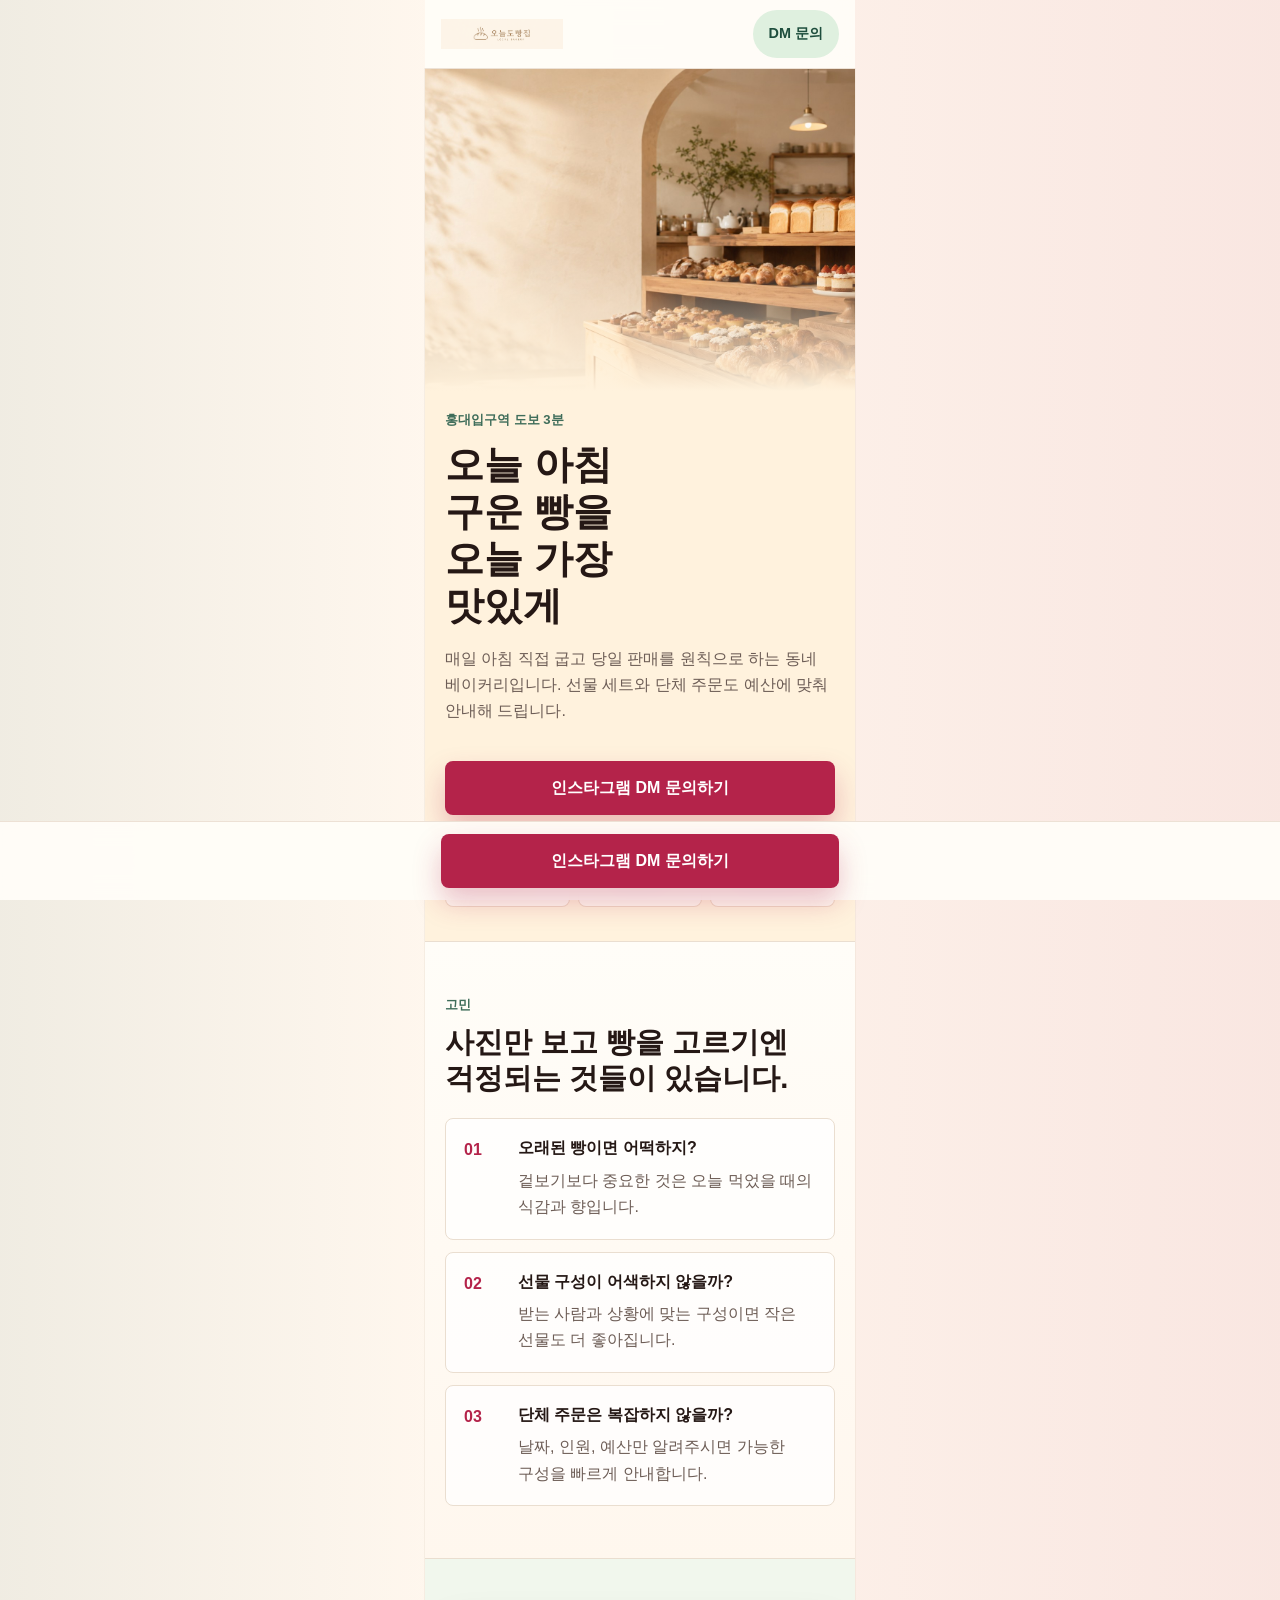
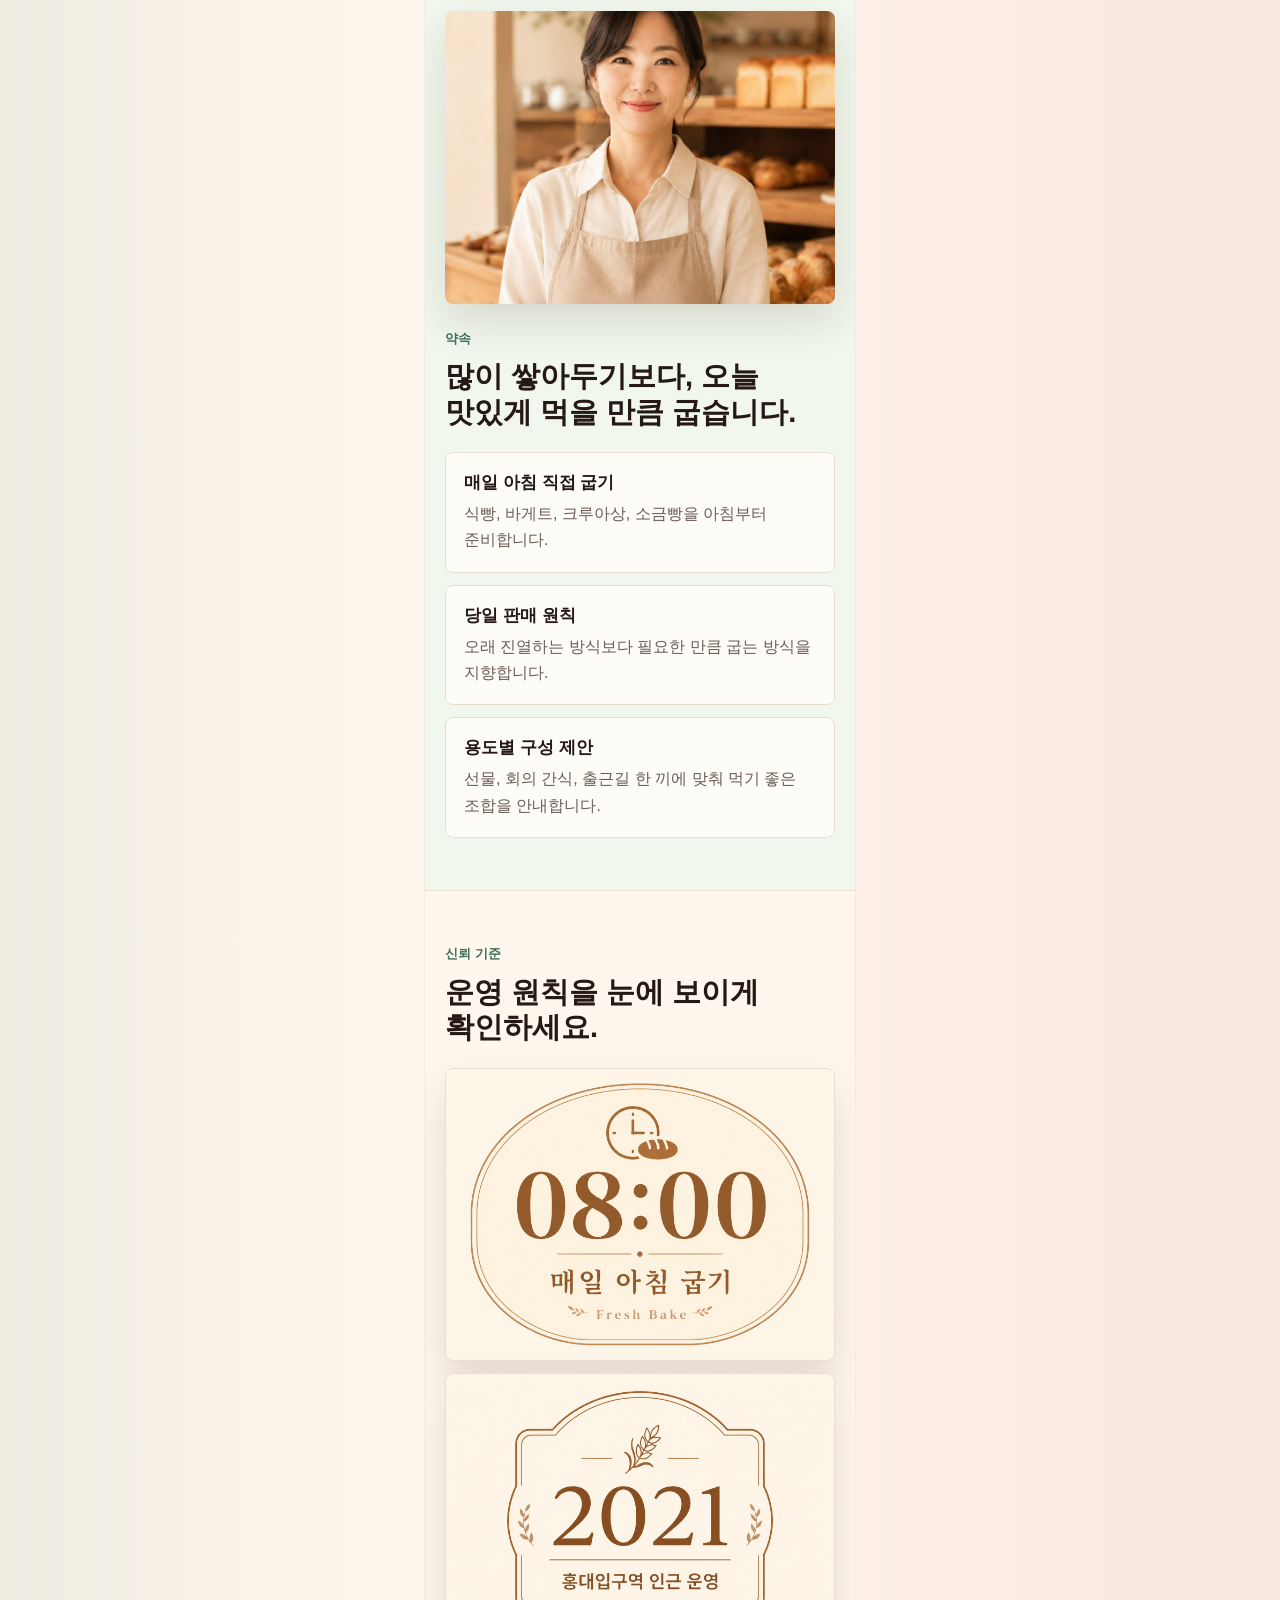
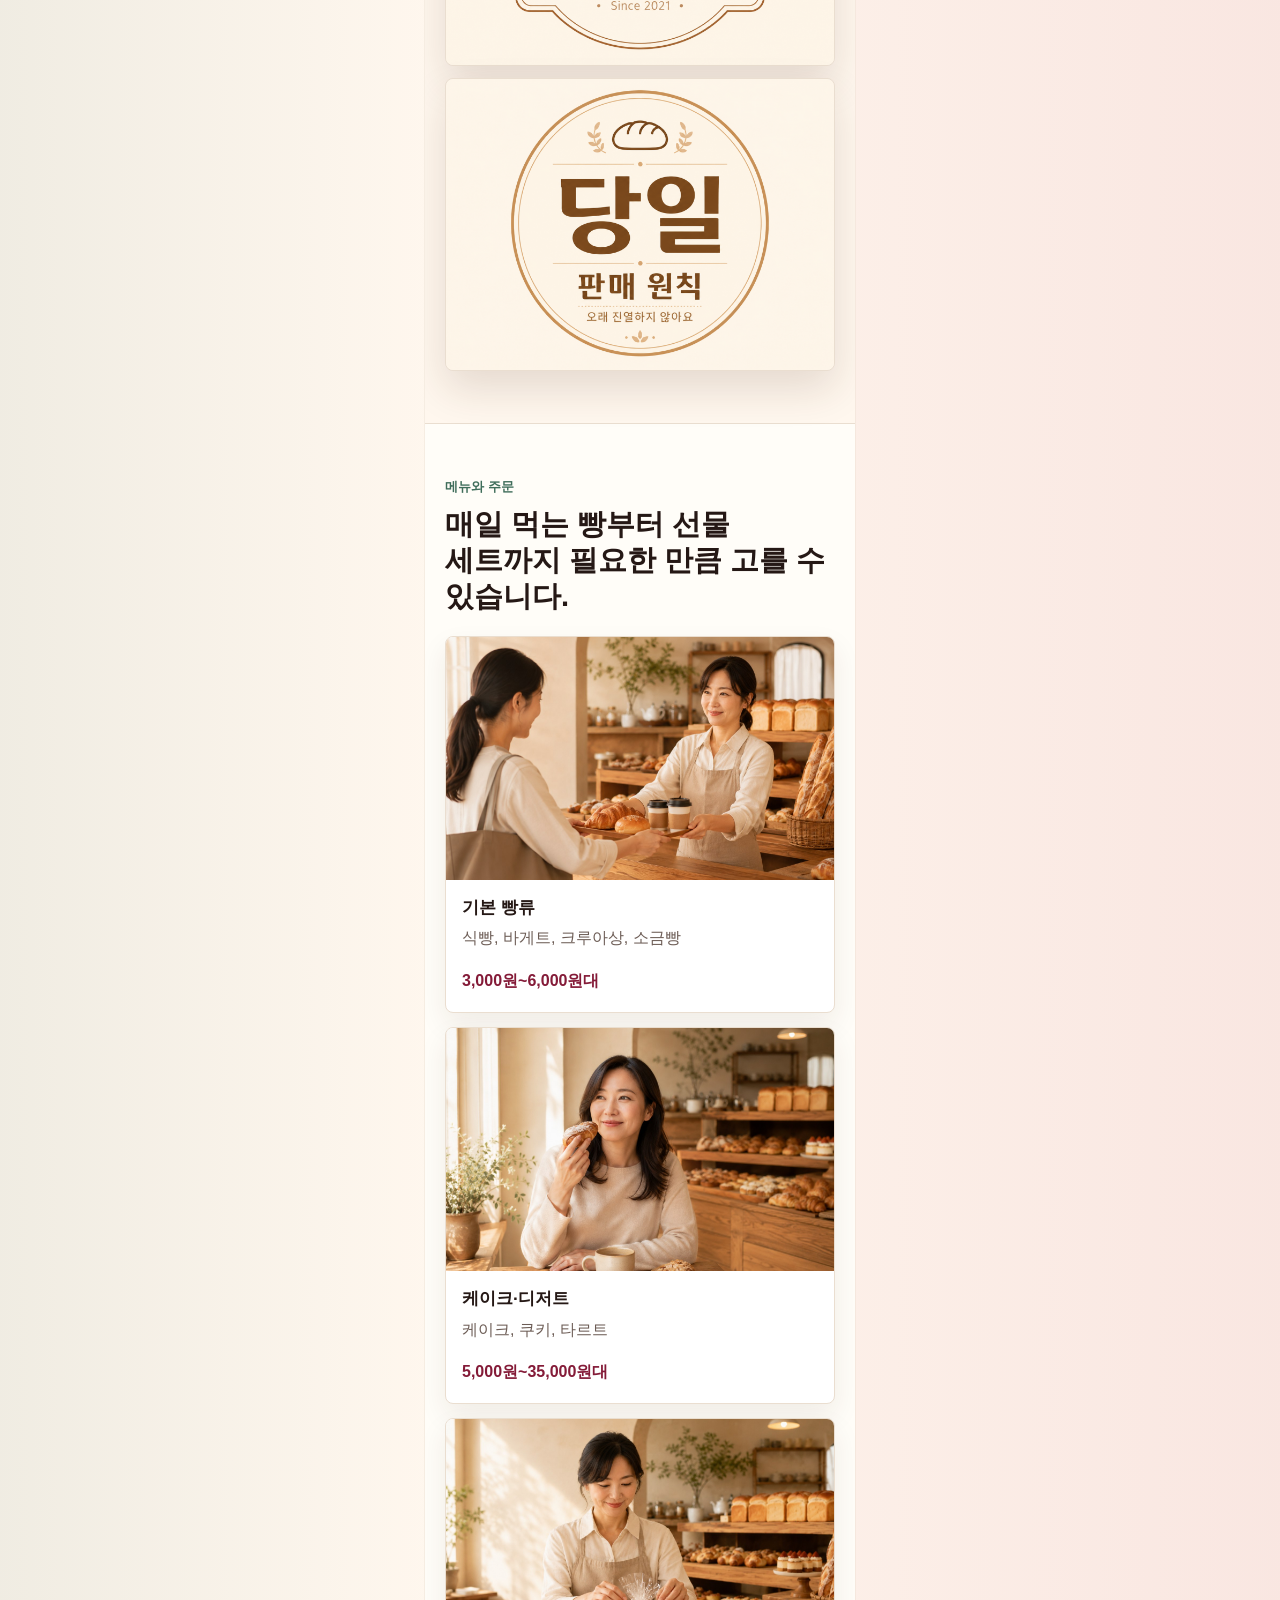
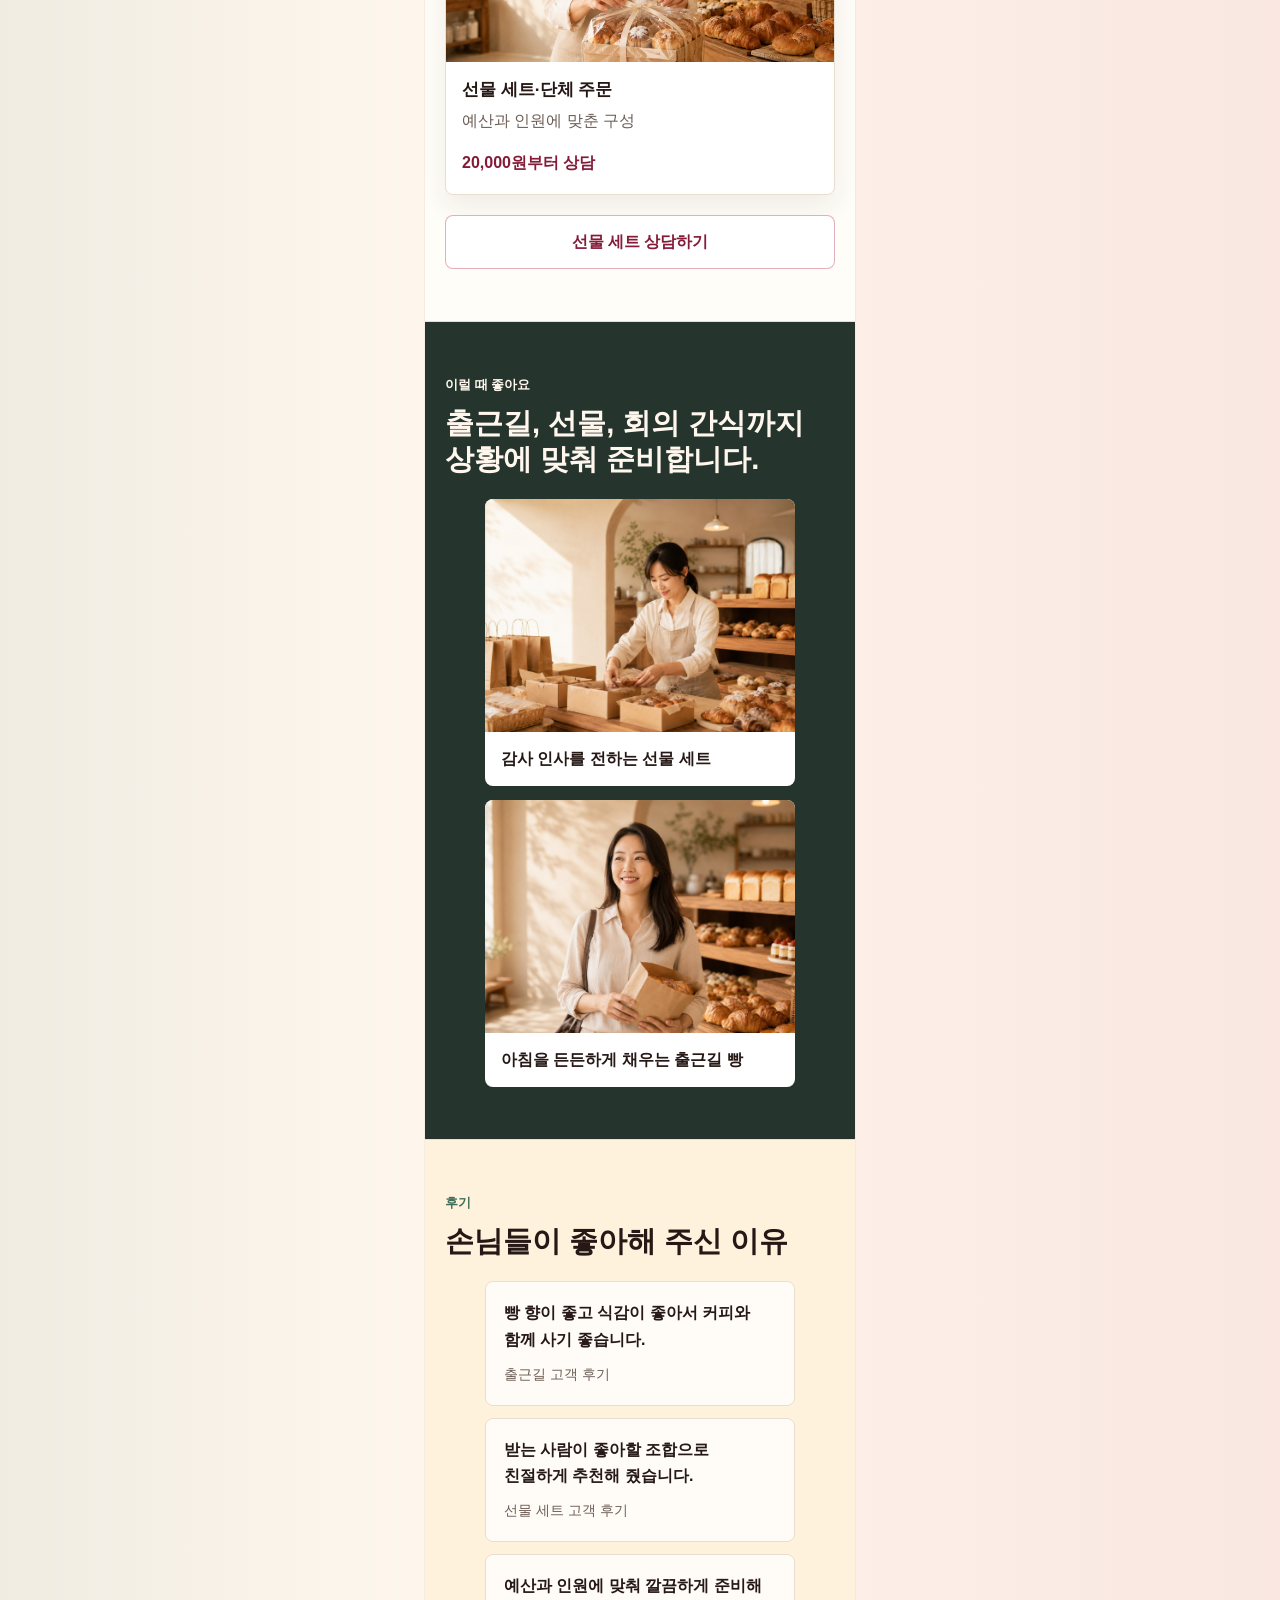
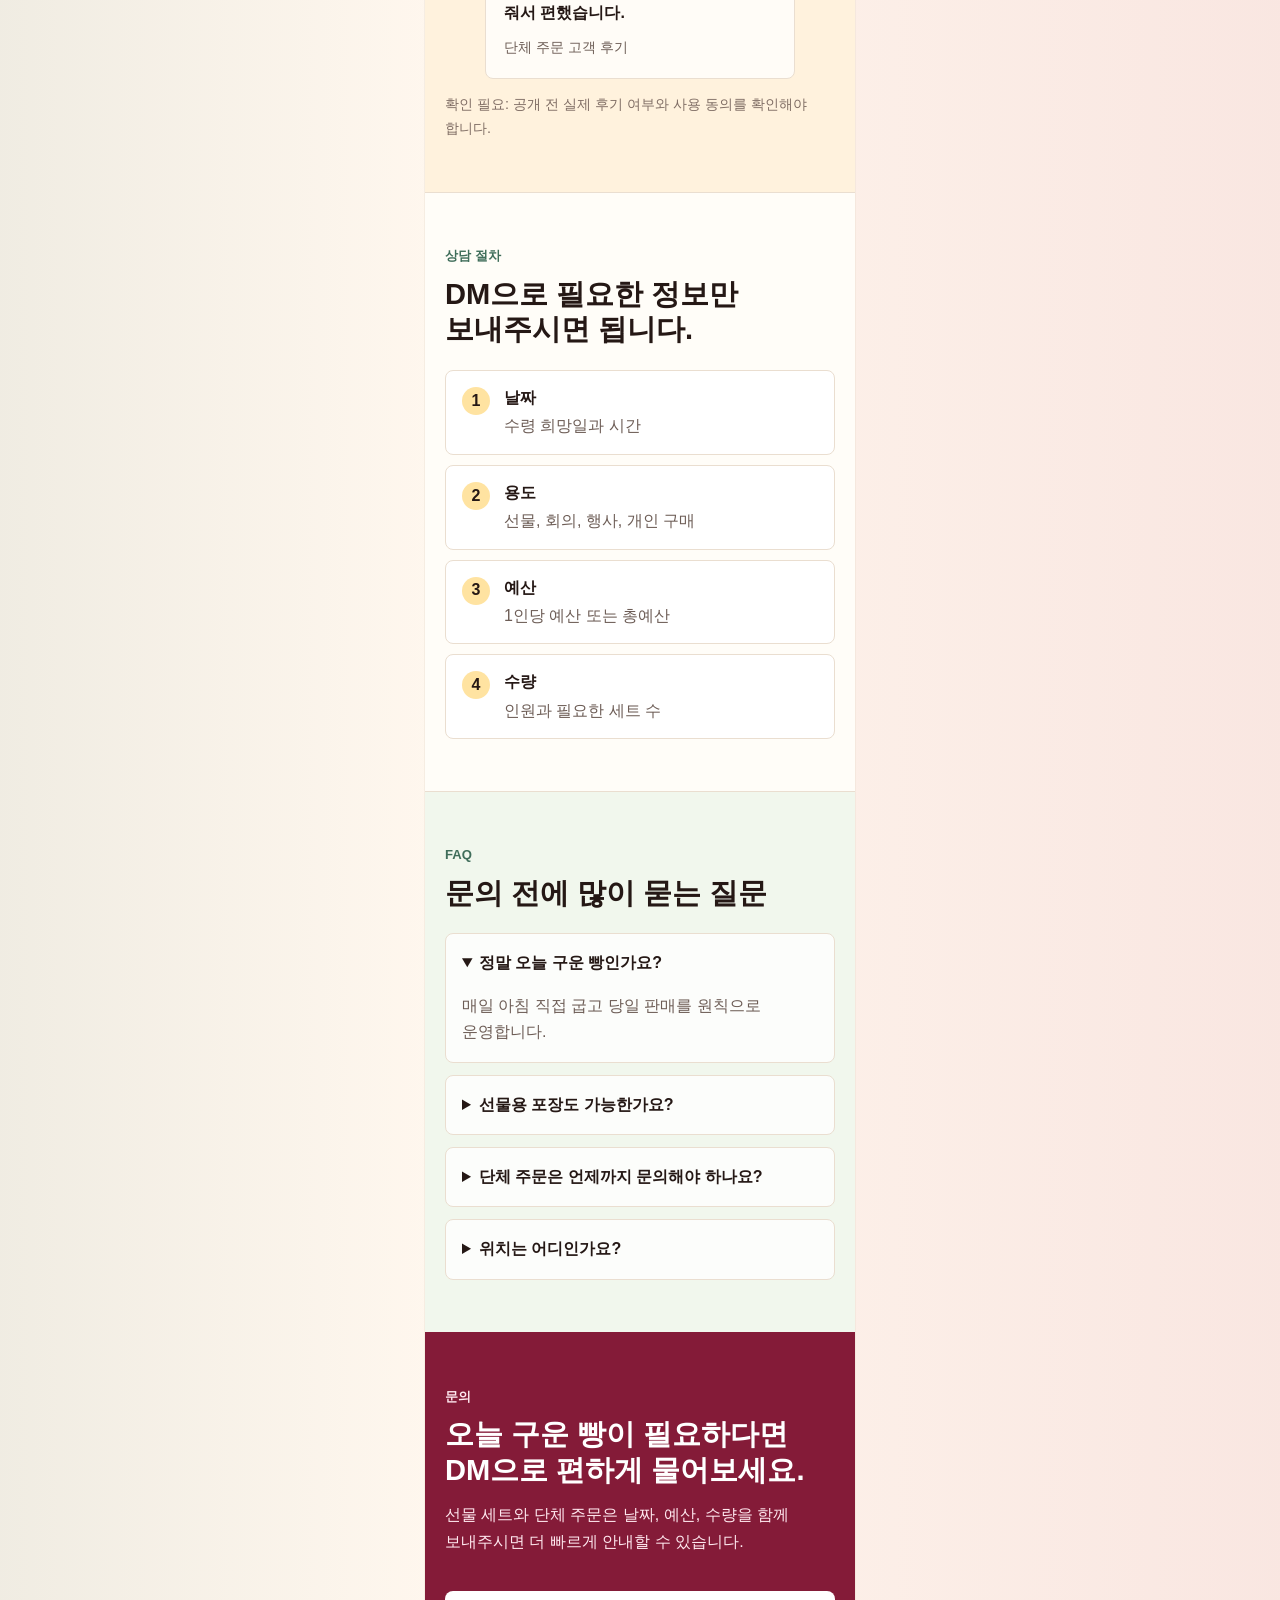
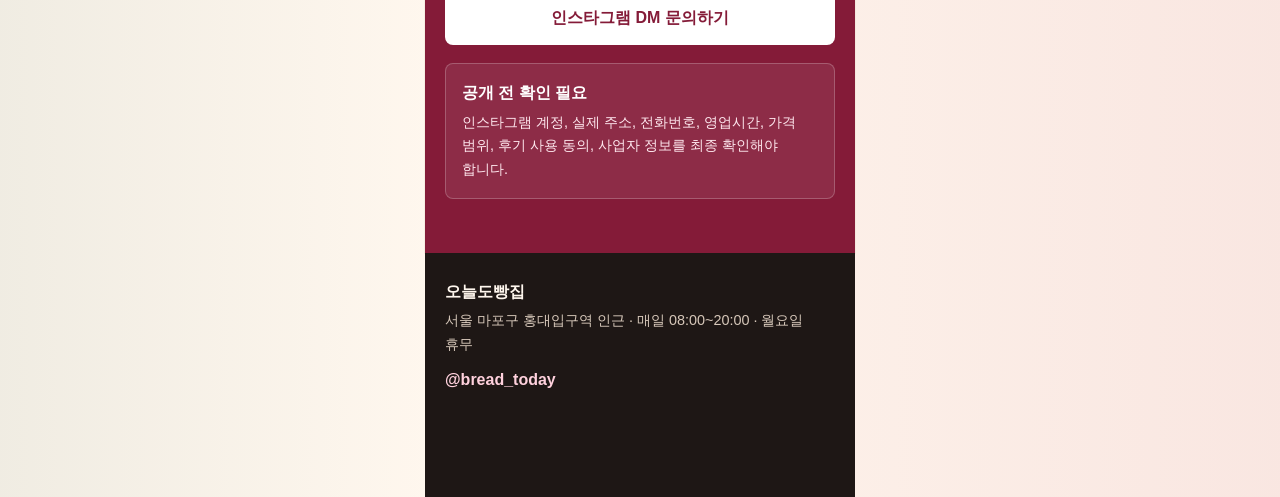
<file: index.html>
<!DOCTYPE html>
<html lang="ko">
  <head>
    <meta charset="UTF-8" />
    <meta name="viewport" content="width=device-width, initial-scale=1.0" />
    <title>오늘도빵집 | 홍대입구역 동네 베이커리</title>
    <meta
      name="description"
      content="홍대입구역 근처 오늘도빵집. 매일 아침 직접 구운 빵, 선물 세트, 단체 주문을 인스타그램 DM으로 상담하세요."
    />
    <link rel="stylesheet" href="today-bakery-lp.css" />
  </head>
  <body>
    <header class="site-header">
      <a class="brand" href="#top" aria-label="오늘도빵집 처음으로">
        <img src="src/logo.png" alt="오늘도빵집" />
      </a>
      <a class="header-cta" href="https://www.instagram.com/bread_today" data-cta>DM 문의</a>
    </header>

    <main id="top" class="page-shell">
      <section class="hero-section" aria-labelledby="hero-title">
        <div class="hero-media">
          <img src="src/fv.jpg" alt="햇살이 들어오는 베이커리 매장과 갓 구운 빵" />
        </div>
        <div class="hero-copy">
          <p class="eyebrow">홍대입구역 도보 3분</p>
          <h1 id="hero-title">오늘 아침 구운 빵을 오늘 가장 맛있게</h1>
          <p>
            매일 아침 직접 굽고 당일 판매를 원칙으로 하는 동네 베이커리입니다. 선물 세트와 단체 주문도 예산에 맞춰 안내해 드립니다.
          </p>
          <a class="primary-button" href="https://www.instagram.com/bread_today" data-cta>인스타그램 DM 문의하기</a>
          <dl class="quick-facts" aria-label="오늘도빵집 핵심 정보">
            <div>
              <dt>OPEN</dt>
              <dd>08:00</dd>
            </div>
            <div>
              <dt>GIFT</dt>
              <dd>2만원부터</dd>
            </div>
            <div>
              <dt>PLACE</dt>
              <dd>홍대입구역</dd>
            </div>
          </dl>
        </div>
      </section>

      <section class="section problem-section" aria-labelledby="problem-title">
        <p class="section-label">고민</p>
        <h2 id="problem-title">사진만 보고 빵을 고르기엔 걱정되는 것들이 있습니다.</h2>
        <div class="compact-list">
          <article>
            <span>01</span>
            <strong>오래된 빵이면 어떡하지?</strong>
            <p>겉보기보다 중요한 것은 오늘 먹었을 때의 식감과 향입니다.</p>
          </article>
          <article>
            <span>02</span>
            <strong>선물 구성이 어색하지 않을까?</strong>
            <p>받는 사람과 상황에 맞는 구성이면 작은 선물도 더 좋아집니다.</p>
          </article>
          <article>
            <span>03</span>
            <strong>단체 주문은 복잡하지 않을까?</strong>
            <p>날짜, 인원, 예산만 알려주시면 가능한 구성을 빠르게 안내합니다.</p>
          </article>
        </div>
      </section>

      <section class="section promise-section" aria-labelledby="promise-title">
        <div class="split-image">
          <img src="src/profile.jpg" alt="오늘도빵집에서 빵을 준비하는 모습" />
        </div>
        <div>
          <p class="section-label">약속</p>
          <h2 id="promise-title">많이 쌓아두기보다, 오늘 맛있게 먹을 만큼 굽습니다.</h2>
          <div class="promise-list">
            <article>
              <h3>매일 아침 직접 굽기</h3>
              <p>식빵, 바게트, 크루아상, 소금빵을 아침부터 준비합니다.</p>
            </article>
            <article>
              <h3>당일 판매 원칙</h3>
              <p>오래 진열하는 방식보다 필요한 만큼 굽는 방식을 지향합니다.</p>
            </article>
            <article>
              <h3>용도별 구성 제안</h3>
              <p>선물, 회의 간식, 출근길 한 끼에 맞춰 먹기 좋은 조합을 안내합니다.</p>
            </article>
          </div>
        </div>
      </section>

      <section class="section proof-section" aria-labelledby="proof-title">
        <p class="section-label">신뢰 기준</p>
        <h2 id="proof-title">운영 원칙을 눈에 보이게 확인하세요.</h2>
        <div class="badge-grid">
          <img src="src/badge-1.png" alt="매일 아침 08시 굽기" />
          <img src="src/badge-2.png" alt="2021년부터 홍대입구역 인근 운영" />
          <img src="src/badge-3.png" alt="당일 판매 원칙" />
        </div>
      </section>

      <section class="section menu-section" id="gift" aria-labelledby="menu-title">
        <p class="section-label">메뉴와 주문</p>
        <h2 id="menu-title">매일 먹는 빵부터 선물 세트까지 필요한 만큼 고를 수 있습니다.</h2>
        <div class="menu-grid">
          <article>
            <img src="src/case-1.jpg" alt="기본 빵과 커피" />
            <h3>기본 빵류</h3>
            <p>식빵, 바게트, 크루아상, 소금빵</p>
            <strong>3,000원~6,000원대</strong>
          </article>
          <article>
            <img src="src/voice-3.jpg" alt="케이크와 디저트" />
            <h3>케이크·디저트</h3>
            <p>케이크, 쿠키, 타르트</p>
            <strong>5,000원~35,000원대</strong>
          </article>
          <article>
            <img src="src/case-3.jpg" alt="선물 세트 포장" />
            <h3>선물 세트·단체 주문</h3>
            <p>예산과 인원에 맞춘 구성</p>
            <strong>20,000원부터 상담</strong>
          </article>
        </div>
        <a class="secondary-button" href="https://www.instagram.com/bread_today" data-cta>선물 세트 상담하기</a>
      </section>

      <section class="section usecase-section" aria-labelledby="usecase-title">
        <p class="section-label">이럴 때 좋아요</p>
        <h2 id="usecase-title">출근길, 선물, 회의 간식까지 상황에 맞춰 준비합니다.</h2>
        <div class="photo-stack">
          <figure>
            <img src="src/case-2.jpg" alt="선물용 빵 세트를 포장하는 장면" />
            <figcaption>감사 인사를 전하는 선물 세트</figcaption>
          </figure>
          <figure>
            <img src="src/voice-1.jpg" alt="빵을 들고 미소 짓는 고객" />
            <figcaption>아침을 든든하게 채우는 출근길 빵</figcaption>
          </figure>
        </div>
      </section>

      <section class="section review-section" id="reviews" aria-labelledby="review-title">
        <p class="section-label">후기</p>
        <h2 id="review-title">손님들이 좋아해 주신 이유</h2>
        <div class="review-list">
          <figure>
            <blockquote>빵 향이 좋고 식감이 좋아서 커피와 함께 사기 좋습니다.</blockquote>
            <figcaption>출근길 고객 후기</figcaption>
          </figure>
          <figure>
            <blockquote>받는 사람이 좋아할 조합으로 친절하게 추천해 줬습니다.</blockquote>
            <figcaption>선물 세트 고객 후기</figcaption>
          </figure>
          <figure>
            <blockquote>예산과 인원에 맞춰 깔끔하게 준비해 줘서 편했습니다.</blockquote>
            <figcaption>단체 주문 고객 후기</figcaption>
          </figure>
        </div>
        <p class="notice-text">확인 필요: 공개 전 실제 후기 여부와 사용 동의를 확인해야 합니다.</p>
      </section>

      <section class="section order-section" aria-labelledby="order-title">
        <p class="section-label">상담 절차</p>
        <h2 id="order-title">DM으로 필요한 정보만 보내주시면 됩니다.</h2>
        <ol class="step-list">
          <li><strong>날짜</strong><span>수령 희망일과 시간</span></li>
          <li><strong>용도</strong><span>선물, 회의, 행사, 개인 구매</span></li>
          <li><strong>예산</strong><span>1인당 예산 또는 총예산</span></li>
          <li><strong>수량</strong><span>인원과 필요한 세트 수</span></li>
        </ol>
      </section>

      <section class="section faq-section" aria-labelledby="faq-title">
        <p class="section-label">FAQ</p>
        <h2 id="faq-title">문의 전에 많이 묻는 질문</h2>
        <div class="faq-list">
          <details open>
            <summary>정말 오늘 구운 빵인가요?</summary>
            <p>매일 아침 직접 굽고 당일 판매를 원칙으로 운영합니다.</p>
          </details>
          <details>
            <summary>선물용 포장도 가능한가요?</summary>
            <p>예산, 받는 사람, 용도에 맞춰 보기 좋고 먹기 좋은 구성을 안내합니다.</p>
          </details>
          <details>
            <summary>단체 주문은 언제까지 문의해야 하나요?</summary>
            <p>수량과 구성에 따라 달라질 수 있어 필요한 날짜를 먼저 알려주시면 확인해 드립니다.</p>
          </details>
          <details>
            <summary>위치는 어디인가요?</summary>
            <p>홍대입구역 인근으로 안내되어 있으며, 정확한 주소는 공개 전 최종 확인이 필요합니다.</p>
          </details>
        </div>
      </section>

      <section class="final-cta" id="contact" aria-labelledby="final-title">
        <p class="section-label">문의</p>
        <h2 id="final-title">오늘 구운 빵이 필요하다면 DM으로 편하게 물어보세요.</h2>
        <p>선물 세트와 단체 주문은 날짜, 예산, 수량을 함께 보내주시면 더 빠르게 안내할 수 있습니다.</p>
        <a class="primary-button" href="https://www.instagram.com/bread_today" data-cta>인스타그램 DM 문의하기</a>
        <div class="business-note">
          <strong>공개 전 확인 필요</strong>
          <p>인스타그램 계정, 실제 주소, 전화번호, 영업시간, 가격 범위, 후기 사용 동의, 사업자 정보를 최종 확인해야 합니다.</p>
        </div>
      </section>
    </main>

    <footer class="site-footer">
      <div>
        <strong>오늘도빵집</strong>
        <p>서울 마포구 홍대입구역 인근 · 매일 08:00~20:00 · 월요일 휴무</p>
      </div>
      <a href="https://www.instagram.com/bread_today">@bread_today</a>
    </footer>

    <nav class="floating-cta" aria-label="빠른 문의">
      <a href="https://www.instagram.com/bread_today" data-cta>인스타그램 DM 문의하기</a>
    </nav>

    <script src="today-bakery-lp.js"></script>
  </body>
</html>
</file>
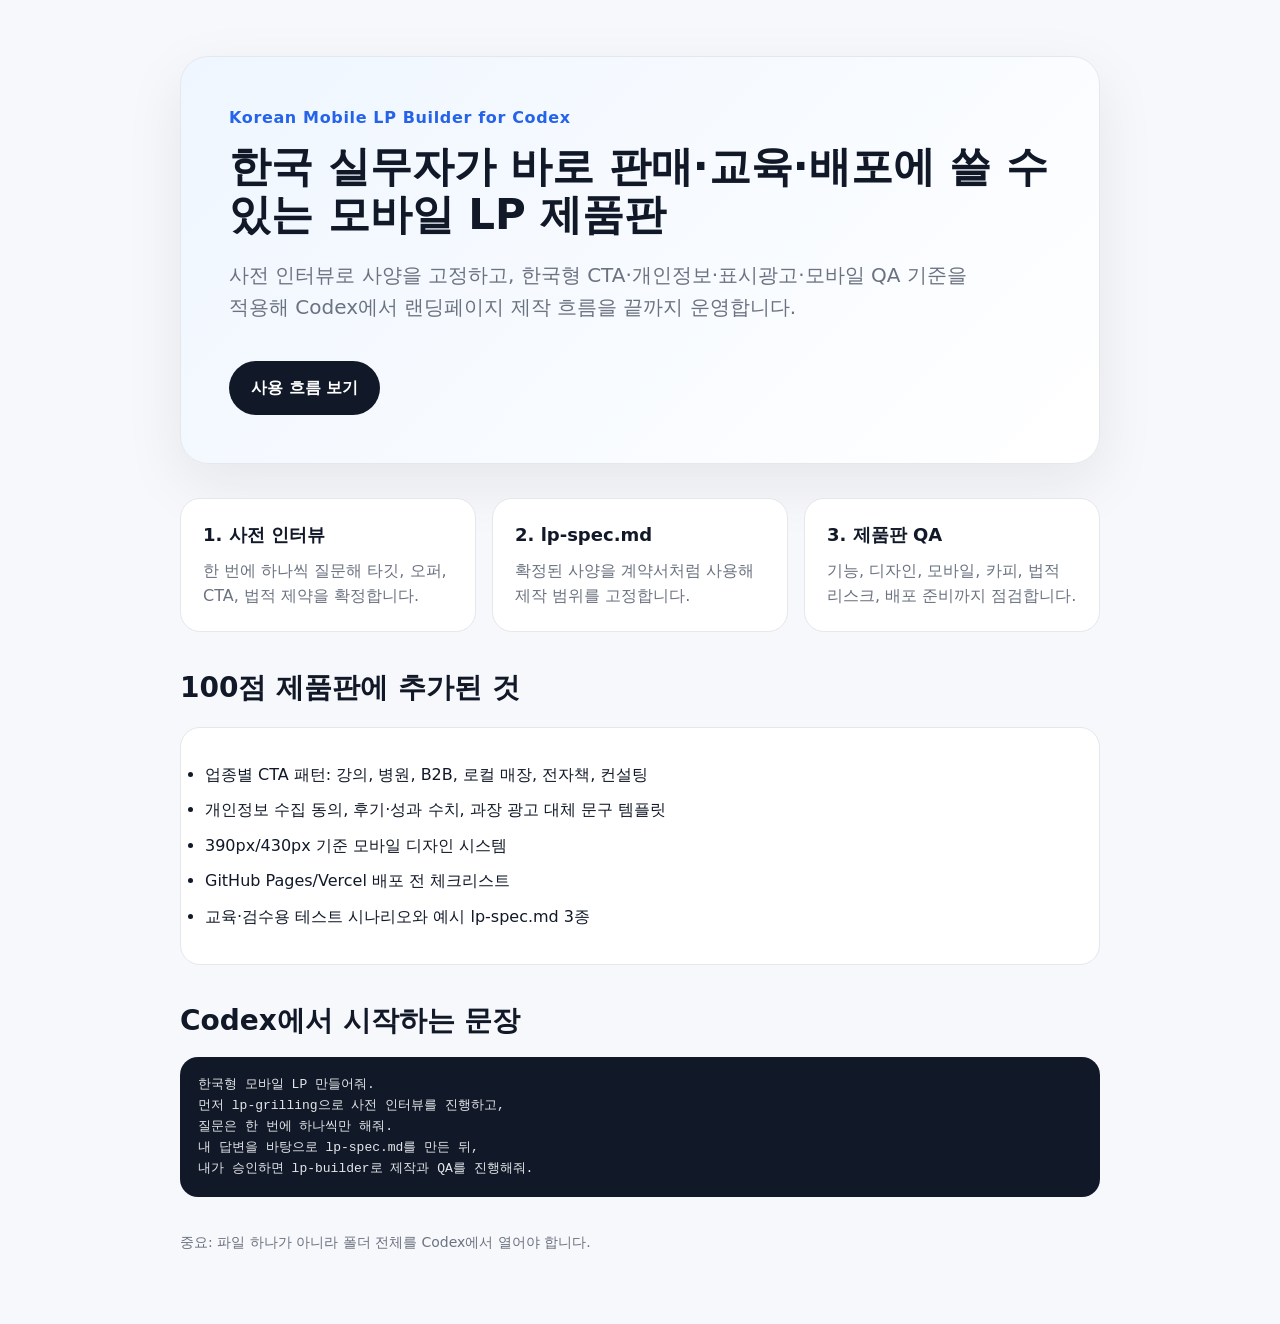
<file: onepager.html>
<!doctype html>
<html lang="ko">
<head>
<meta charset="utf-8" />
<meta name="viewport" content="width=device-width, initial-scale=1" />
<title>codex-lp-builder-ko 100점 제품판</title>
<style>
:root{--bg:#f7f8fb;--card:#fff;--text:#111827;--muted:#6b7280;--line:#e5e7eb;--accent:#2563eb;--accent2:#111827}
*{box-sizing:border-box}body{margin:0;font-family:system-ui,-apple-system,BlinkMacSystemFont,"Segoe UI",sans-serif;background:var(--bg);color:var(--text);line-height:1.6}.wrap{max-width:960px;margin:0 auto;padding:56px 20px}.hero{background:linear-gradient(135deg,#eff6ff,#fff);border:1px solid var(--line);border-radius:28px;padding:48px;box-shadow:0 20px 60px rgba(17,24,39,.08)}.eyebrow{font-weight:800;color:var(--accent);letter-spacing:.04em}h1{font-size:42px;line-height:1.15;margin:12px 0 18px}p.lead{font-size:20px;color:var(--muted);max-width:760px}.grid{display:grid;grid-template-columns:repeat(3,1fr);gap:16px;margin-top:26px}.card{background:var(--card);border:1px solid var(--line);border-radius:20px;padding:22px}.card b{display:block;font-size:18px;margin-bottom:8px}.card p{margin:0;color:var(--muted)}.section{margin-top:34px}.section h2{font-size:28px;margin:0 0 14px}.list{background:var(--card);border:1px solid var(--line);border-radius:20px;padding:24px}.list li{margin:10px 0}.cta{display:inline-block;background:var(--accent2);color:#fff;text-decoration:none;border-radius:999px;padding:14px 22px;font-weight:800;margin-top:18px}.mono{background:#111827;color:#e5e7eb;border-radius:18px;padding:18px;overflow:auto}.foot{margin-top:34px;color:var(--muted);font-size:14px}@media(max-width:760px){.wrap{padding:24px 14px}.hero{padding:28px 20px;border-radius:22px}h1{font-size:32px}.grid{grid-template-columns:1fr}p.lead{font-size:17px}}
</style>
</head>
<body>
  <main class="wrap">
    <section class="hero">
      <div class="eyebrow">Korean Mobile LP Builder for Codex</div>
      <h1>한국 실무자가 바로 판매·교육·배포에 쓸 수 있는 모바일 LP 제품판</h1>
      <p class="lead">사전 인터뷰로 사양을 고정하고, 한국형 CTA·개인정보·표시광고·모바일 QA 기준을 적용해 Codex에서 랜딩페이지 제작 흐름을 끝까지 운영합니다.</p>
      <a class="cta" href="#start">사용 흐름 보기</a>
    </section>

    <section class="section grid">
      <div class="card"><b>1. 사전 인터뷰</b><p>한 번에 하나씩 질문해 타깃, 오퍼, CTA, 법적 제약을 확정합니다.</p></div>
      <div class="card"><b>2. lp-spec.md</b><p>확정된 사양을 계약서처럼 사용해 제작 범위를 고정합니다.</p></div>
      <div class="card"><b>3. 제품판 QA</b><p>기능, 디자인, 모바일, 카피, 법적 리스크, 배포 준비까지 점검합니다.</p></div>
    </section>

    <section class="section">
      <h2>100점 제품판에 추가된 것</h2>
      <ul class="list">
        <li>업종별 CTA 패턴: 강의, 병원, B2B, 로컬 매장, 전자책, 컨설팅</li>
        <li>개인정보 수집 동의, 후기·성과 수치, 과장 광고 대체 문구 템플릿</li>
        <li>390px/430px 기준 모바일 디자인 시스템</li>
        <li>GitHub Pages/Vercel 배포 전 체크리스트</li>
        <li>교육·검수용 테스트 시나리오와 예시 lp-spec.md 3종</li>
      </ul>
    </section>

    <section id="start" class="section">
      <h2>Codex에서 시작하는 문장</h2>
      <pre class="mono">한국형 모바일 LP 만들어줘.
먼저 lp-grilling으로 사전 인터뷰를 진행하고,
질문은 한 번에 하나씩만 해줘.
내 답변을 바탕으로 lp-spec.md를 만든 뒤,
내가 승인하면 lp-builder로 제작과 QA를 진행해줘.</pre>
      <p class="foot">중요: 파일 하나가 아니라 폴더 전체를 Codex에서 열어야 합니다.</p>
    </section>
  </main>
</body>
</html>
</file>
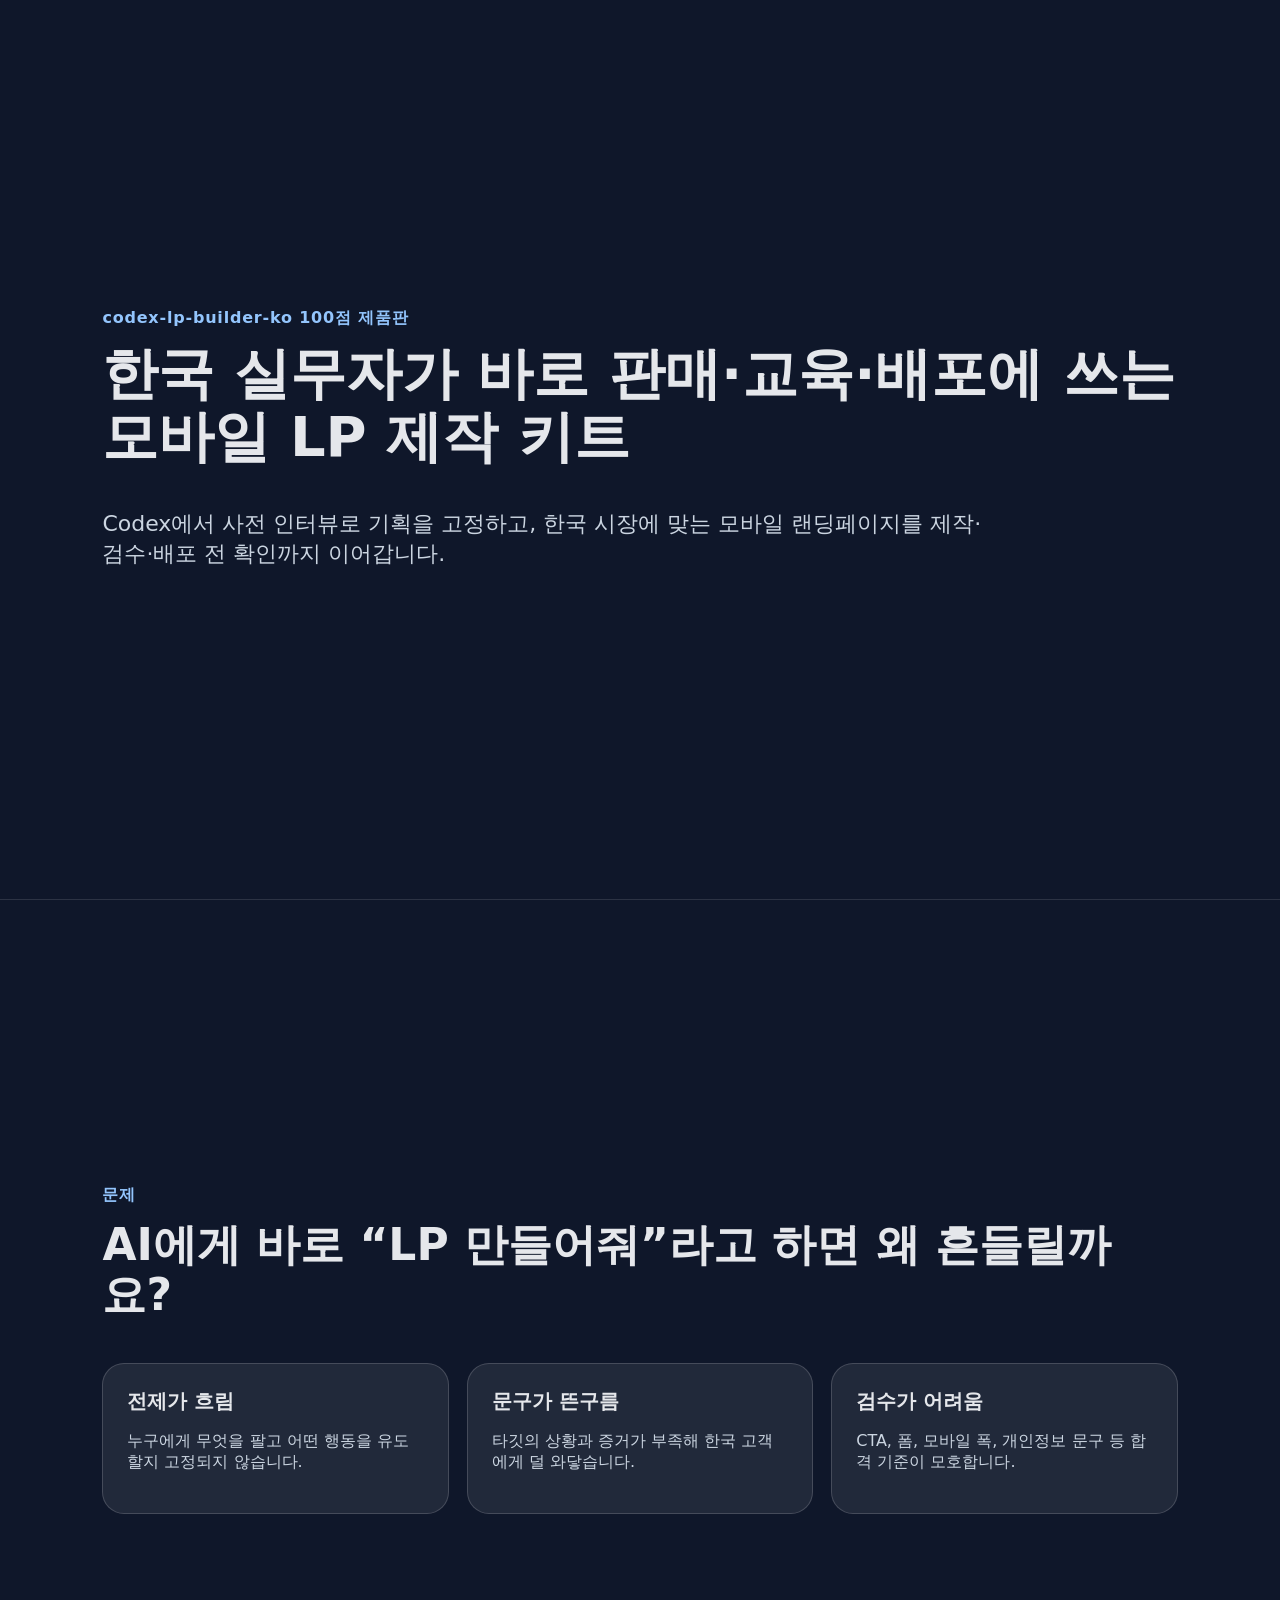
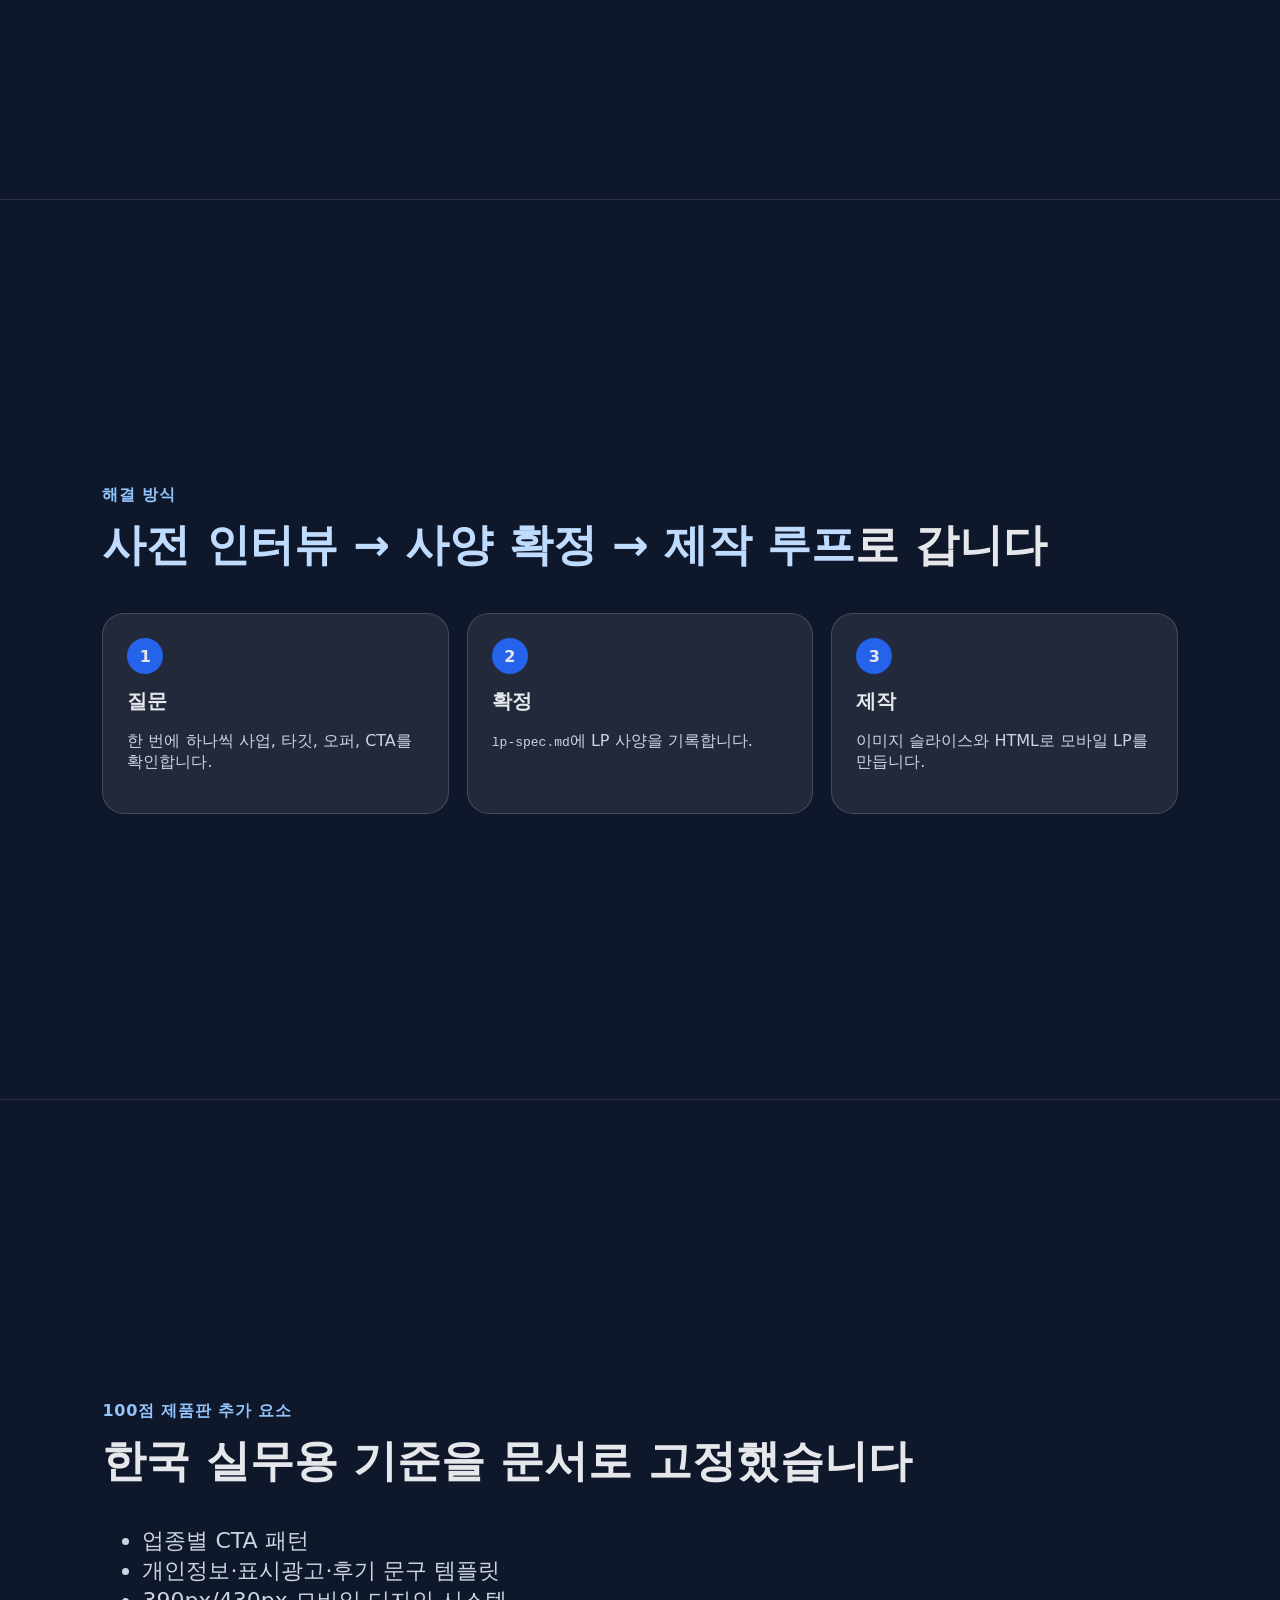
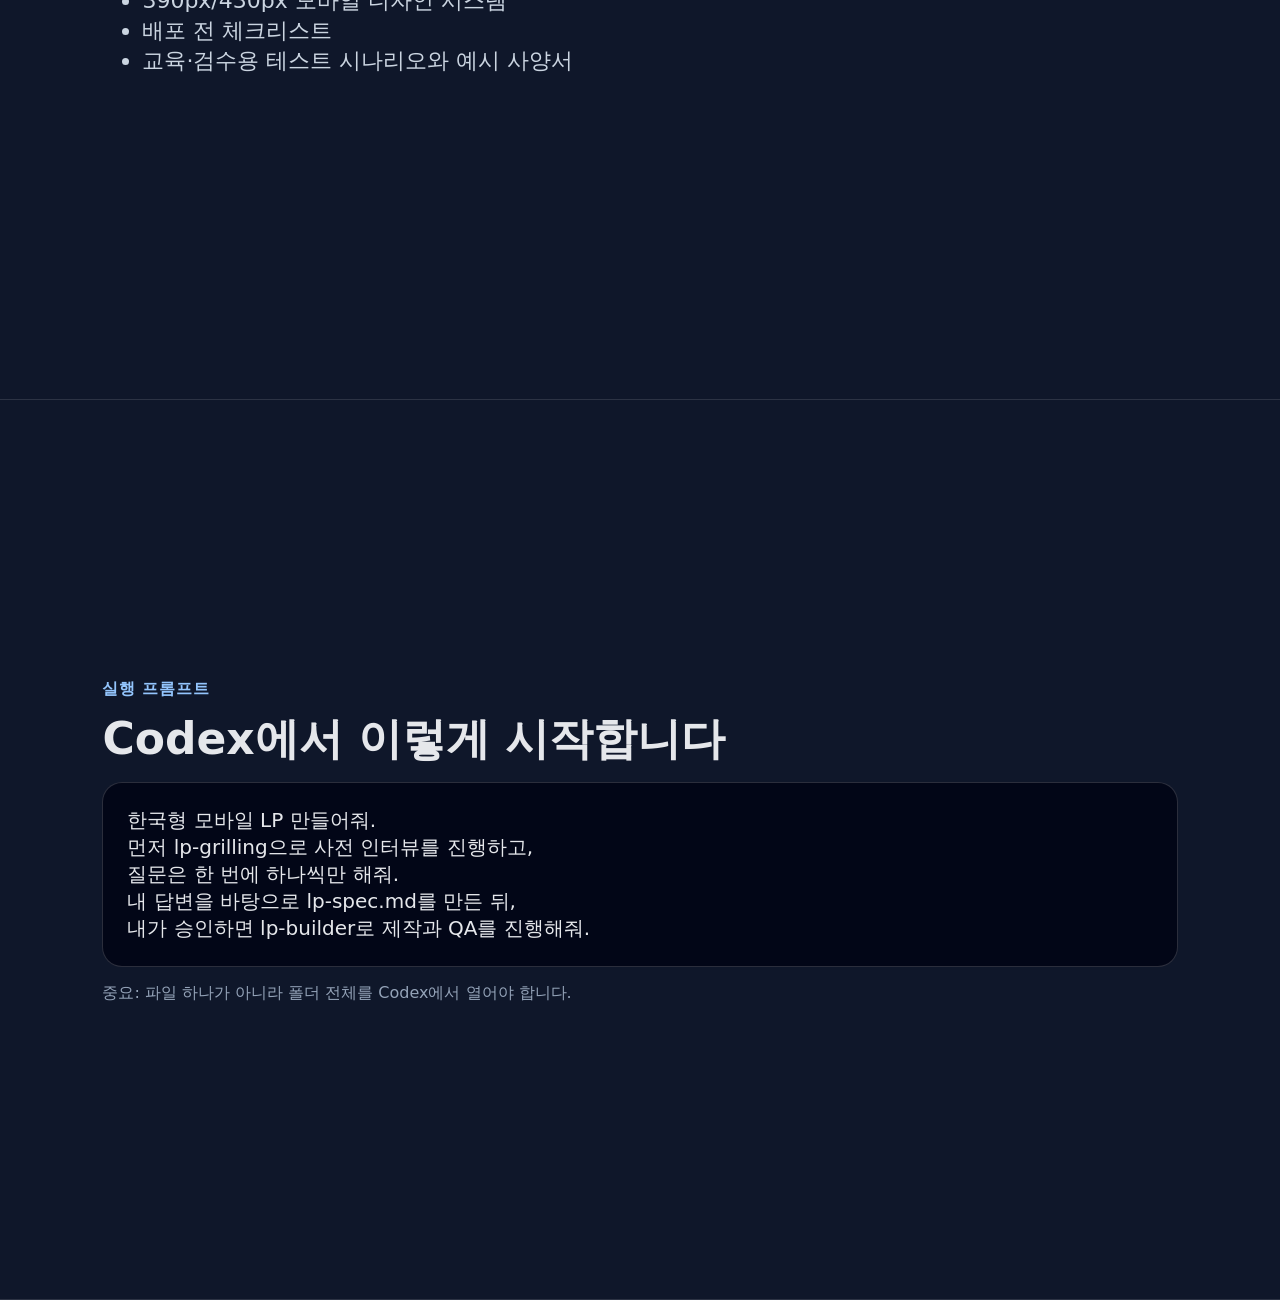
<file: slides.html>
<!doctype html>
<html lang="ko">
<head>
<meta charset="utf-8" />
<meta name="viewport" content="width=device-width, initial-scale=1" />
<title>codex-lp-builder-ko 제품판 소개 슬라이드</title>
<style>
*{box-sizing:border-box}body{margin:0;font-family:system-ui,-apple-system,BlinkMacSystemFont,"Segoe UI",sans-serif;background:#0f172a;color:#e5e7eb}.slide{min-height:100vh;padding:72px 8vw;display:flex;flex-direction:column;justify-content:center;border-bottom:1px solid rgba(255,255,255,.12)}.eyebrow{color:#93c5fd;font-weight:900;letter-spacing:.05em}h1,h2{margin:14px 0 18px;line-height:1.12}h1{font-size:56px}h2{font-size:44px}.lead{font-size:22px;color:#cbd5e1;max-width:900px}.grid{display:grid;grid-template-columns:repeat(3,1fr);gap:18px;margin-top:26px}.card,.step{background:rgba(255,255,255,.08);border:1px solid rgba(255,255,255,.16);border-radius:22px;padding:24px}.card b,.step b{font-size:20px}.card p,.step p,li{color:#cbd5e1}.n{width:36px;height:36px;border-radius:50%;background:#2563eb;display:grid;place-items:center;font-weight:900;margin-bottom:14px}.prompt{background:#020617;border:1px solid rgba(255,255,255,.16);border-radius:20px;padding:24px;font-size:20px;white-space:pre-wrap}.highlight{color:#bfdbfe}.foot{color:#94a3b8}@media(max-width:850px){.slide{padding:42px 22px}h1{font-size:38px}h2{font-size:32px}.grid{grid-template-columns:1fr}.lead{font-size:18px}}
</style>
</head>
<body>
<section class="slide">
  <div class="eyebrow">codex-lp-builder-ko 100점 제품판</div>
  <h1>한국 실무자가 바로 판매·교육·배포에 쓰는 모바일 LP 제작 키트</h1>
  <p class="lead">Codex에서 사전 인터뷰로 기획을 고정하고, 한국 시장에 맞는 모바일 랜딩페이지를 제작·검수·배포 전 확인까지 이어갑니다.</p>
</section>
<section class="slide">
  <div class="eyebrow">문제</div>
  <h2>AI에게 바로 “LP 만들어줘”라고 하면 왜 흔들릴까요?</h2>
  <div class="grid">
    <div class="card"><b>전제가 흐림</b><p>누구에게 무엇을 팔고 어떤 행동을 유도할지 고정되지 않습니다.</p></div>
    <div class="card"><b>문구가 뜬구름</b><p>타깃의 상황과 증거가 부족해 한국 고객에게 덜 와닿습니다.</p></div>
    <div class="card"><b>검수가 어려움</b><p>CTA, 폼, 모바일 폭, 개인정보 문구 등 합격 기준이 모호합니다.</p></div>
  </div>
</section>
<section class="slide">
  <div class="eyebrow">해결 방식</div>
  <h2><span class="highlight">사전 인터뷰 → 사양 확정 → 제작 루프</span>로 갑니다</h2>
  <div class="grid">
    <div class="step"><div class="n">1</div><b>질문</b><p>한 번에 하나씩 사업, 타깃, 오퍼, CTA를 확인합니다.</p></div>
    <div class="step"><div class="n">2</div><b>확정</b><p><code>lp-spec.md</code>에 LP 사양을 기록합니다.</p></div>
    <div class="step"><div class="n">3</div><b>제작</b><p>이미지 슬라이스와 HTML로 모바일 LP를 만듭니다.</p></div>
  </div>
</section>
<section class="slide">
  <div class="eyebrow">100점 제품판 추가 요소</div>
  <h2>한국 실무용 기준을 문서로 고정했습니다</h2>
  <ul class="lead">
    <li>업종별 CTA 패턴</li>
    <li>개인정보·표시광고·후기 문구 템플릿</li>
    <li>390px/430px 모바일 디자인 시스템</li>
    <li>배포 전 체크리스트</li>
    <li>교육·검수용 테스트 시나리오와 예시 사양서</li>
  </ul>
</section>
<section class="slide">
  <div class="eyebrow">실행 프롬프트</div>
  <h2>Codex에서 이렇게 시작합니다</h2>
  <div class="prompt">한국형 모바일 LP 만들어줘.
먼저 lp-grilling으로 사전 인터뷰를 진행하고,
질문은 한 번에 하나씩만 해줘.
내 답변을 바탕으로 lp-spec.md를 만든 뒤,
내가 승인하면 lp-builder로 제작과 QA를 진행해줘.</div>
  <p class="foot">중요: 파일 하나가 아니라 폴더 전체를 Codex에서 열어야 합니다.</p>
</section>
</body>
</html>
</file>
<file: today-bakery-lp.css>
:root {
  color-scheme: light;
  --bg: #fff7ee;
  --surface: #fffdf8;
  --ink: #251815;
  --muted: #6d5d56;
  --line: #eaded0;
  --bread: #b56831;
  --berry: #b4234a;
  --berry-dark: #841b38;
  --sage: #3f6d5a;
  --mint: #dff0df;
  --butter: #ffe3a1;
  --shadow: 0 18px 42px rgba(68, 42, 24, 0.14);
}

* {
  box-sizing: border-box;
}

html {
  scroll-behavior: smooth;
}

body {
  margin: 0;
  background:
    linear-gradient(90deg, rgba(63, 109, 90, 0.08), transparent 34%, rgba(180, 35, 74, 0.08)),
    var(--bg);
  color: var(--ink);
  font-family: -apple-system, BlinkMacSystemFont, "Segoe UI", "Noto Sans KR", "Apple SD Gothic Neo", sans-serif;
  line-height: 1.65;
  word-break: keep-all;
}

body::after {
  content: "";
  display: block;
  height: 88px;
}

a {
  color: inherit;
  text-decoration: none;
}

img {
  display: block;
  width: 100%;
}

.site-header {
  position: sticky;
  top: 0;
  z-index: 20;
  display: flex;
  align-items: center;
  justify-content: space-between;
  max-width: 430px;
  min-height: 62px;
  margin: 0 auto;
  padding: 10px 16px;
  border-bottom: 1px solid rgba(234, 222, 208, 0.84);
  background: rgba(255, 253, 248, 0.92);
  backdrop-filter: blur(14px);
}

.brand img {
  width: 122px;
  height: 38px;
  object-fit: contain;
  object-position: left center;
}

.header-cta {
  display: inline-flex;
  min-height: 48px;
  align-items: center;
  justify-content: center;
  padding: 0 16px;
  border-radius: 999px;
  background: var(--mint);
  color: #1e4e3d;
  font-size: 0.9rem;
  font-weight: 900;
}

.page-shell {
  width: 100%;
  max-width: 430px;
  margin: 0 auto;
  overflow: hidden;
  background: var(--surface);
  box-shadow: 0 0 0 1px rgba(234, 222, 208, 0.42);
}

.hero-section {
  position: relative;
  display: grid;
  gap: 0;
  background: #fff2dd;
}

.hero-media {
  position: relative;
  min-height: 280px;
}

.hero-media img {
  height: 340px;
  object-fit: cover;
}

.hero-media::after {
  content: "";
  position: absolute;
  inset: auto 0 0;
  height: 44%;
  background: linear-gradient(180deg, transparent, #fff2dd 88%);
}

.hero-copy {
  position: relative;
  z-index: 2;
  padding: 0 20px 34px;
}

.eyebrow,
.section-label {
  margin: 0 0 10px;
  color: var(--sage);
  font-size: 0.82rem;
  font-weight: 900;
}

h1,
h2,
h3,
p,
dl,
figure {
  margin-top: 0;
}

h1,
h2 {
  line-height: 1.22;
  letter-spacing: 0;
}

h1 {
  max-width: 11ch;
  margin-bottom: 16px;
  font-size: 2.42rem;
}

h2 {
  margin-bottom: 14px;
  font-size: 1.82rem;
}

h3 {
  margin-bottom: 6px;
  font-size: 1.08rem;
  line-height: 1.38;
}

p {
  color: var(--muted);
  font-size: 1rem;
}

.primary-button,
.secondary-button {
  display: inline-flex;
  width: 100%;
  min-height: 54px;
  align-items: center;
  justify-content: center;
  margin-top: 20px;
  border-radius: 8px;
  font-weight: 900;
  text-align: center;
}

.primary-button {
  background: var(--berry);
  color: #fff;
  box-shadow: 0 14px 28px rgba(180, 35, 74, 0.28);
}

.secondary-button {
  border: 1px solid rgba(180, 35, 74, 0.36);
  background: #fff;
  color: var(--berry-dark);
}

.quick-facts {
  display: grid;
  grid-template-columns: repeat(3, 1fr);
  gap: 8px;
  margin: 18px 0 0;
}

.quick-facts div {
  min-height: 74px;
  padding: 10px 6px;
  border: 1px solid rgba(181, 104, 49, 0.22);
  border-radius: 8px;
  background: rgba(255, 253, 248, 0.72);
  text-align: center;
}

.quick-facts dt {
  color: var(--sage);
  font-size: 0.72rem;
  font-weight: 900;
}

.quick-facts dd {
  margin: 4px 0 0;
  color: var(--ink);
  font-size: 0.92rem;
  font-weight: 900;
}

.section {
  padding: 52px 20px;
  border-top: 1px solid var(--line);
  background: var(--surface);
}

.problem-section {
  background: linear-gradient(180deg, #fffdf8, #fff7ee);
}

.compact-list,
.promise-list,
.review-list,
.faq-list {
  display: grid;
  gap: 12px;
  margin-top: 22px;
}

.compact-list article,
.promise-list article,
.review-list figure,
.faq-list details,
.business-note {
  border: 1px solid var(--line);
  border-radius: 8px;
  background: rgba(255, 255, 255, 0.78);
}

.compact-list article {
  display: grid;
  grid-template-columns: 42px 1fr;
  gap: 8px 12px;
  padding: 18px;
}

.compact-list span {
  grid-row: span 2;
  color: var(--berry);
  font-weight: 900;
}

.compact-list strong {
  line-height: 1.4;
}

.compact-list p {
  margin-bottom: 0;
}

.promise-section {
  display: grid;
  gap: 24px;
  background: #f1f7ed;
}

.split-image {
  overflow: hidden;
  border-radius: 8px;
  box-shadow: var(--shadow);
}

.split-image img {
  aspect-ratio: 4 / 3;
  object-fit: cover;
}

.promise-list article {
  padding: 18px;
  background: rgba(255, 253, 248, 0.86);
}

.promise-list p {
  margin-bottom: 0;
}

.proof-section {
  background: #fff7ee;
}

.badge-grid {
  display: grid;
  gap: 12px;
  margin-top: 22px;
}

.badge-grid img {
  border: 1px solid var(--line);
  border-radius: 8px;
  background: #fff;
  box-shadow: var(--shadow);
}

.menu-section {
  background: #fffdf8;
}

.menu-grid {
  display: grid;
  gap: 14px;
  margin-top: 22px;
}

.menu-grid article {
  overflow: hidden;
  border: 1px solid var(--line);
  border-radius: 8px;
  background: #fff;
  box-shadow: 0 12px 28px rgba(68, 42, 24, 0.08);
}

.menu-grid img {
  aspect-ratio: 16 / 10;
  object-fit: cover;
}

.menu-grid h3,
.menu-grid p,
.menu-grid strong {
  display: block;
  margin-right: 16px;
  margin-left: 16px;
}

.menu-grid h3 {
  margin-top: 16px;
}

.menu-grid strong {
  margin-top: 8px;
  margin-bottom: 18px;
  color: var(--berry-dark);
}

.usecase-section {
  background: #25352d;
}

.usecase-section h2,
.usecase-section .section-label {
  color: #fff7ee;
}

.photo-stack {
  display: grid;
  gap: 14px;
  margin-top: 22px;
}

.photo-stack figure {
  overflow: hidden;
  margin-bottom: 0;
  border-radius: 8px;
  background: #fff;
}

.photo-stack img {
  aspect-ratio: 4 / 3;
  object-fit: cover;
}

.photo-stack figcaption {
  padding: 14px 16px;
  color: var(--ink);
  font-weight: 900;
}

.review-section {
  background: #fff2dd;
}

.review-list figure {
  margin-bottom: 0;
  padding: 18px;
}

.review-list blockquote {
  margin: 0;
  color: var(--ink);
  font-weight: 800;
}

.review-list figcaption {
  margin-top: 10px;
  color: var(--muted);
  font-size: 0.9rem;
}

.notice-text {
  margin: 14px 0 0;
  color: #806e65;
  font-size: 0.9rem;
}

.order-section {
  background: #fffdf8;
}

.step-list {
  display: grid;
  gap: 10px;
  padding: 0;
  margin: 22px 0 0;
  list-style: none;
  counter-reset: orderStep;
}

.step-list li {
  position: relative;
  display: grid;
  gap: 2px;
  min-height: 64px;
  padding: 14px 16px 14px 58px;
  border: 1px solid var(--line);
  border-radius: 8px;
  background: #fff;
  counter-increment: orderStep;
}

.step-list li::before {
  content: counter(orderStep);
  position: absolute;
  top: 16px;
  left: 16px;
  display: grid;
  width: 28px;
  height: 28px;
  place-items: center;
  border-radius: 50%;
  background: var(--butter);
  color: var(--ink);
  font-weight: 900;
}

.step-list span {
  color: var(--muted);
}

.faq-section {
  background: #f1f7ed;
}

.faq-list details {
  padding: 0;
}

.faq-list summary {
  min-height: 56px;
  padding: 16px;
  cursor: pointer;
  font-weight: 900;
}

.faq-list p {
  margin: 0;
  padding: 0 16px 16px;
}

.final-cta {
  padding: 54px 20px;
  background: var(--berry-dark);
  color: #fff;
}

.final-cta .section-label,
.final-cta p {
  color: #ffe8ef;
}

.final-cta .primary-button {
  background: #fff;
  color: var(--berry-dark);
  box-shadow: none;
}

.business-note {
  display: grid;
  gap: 4px;
  margin-top: 18px;
  padding: 16px;
  border-color: rgba(255, 255, 255, 0.22);
  background: rgba(255, 255, 255, 0.08);
}

.business-note p {
  margin: 0;
  font-size: 0.9rem;
}

.site-footer {
  display: grid;
  gap: 10px;
  width: 100%;
  max-width: 430px;
  margin: 0 auto;
  padding: 26px 20px 104px;
  background: #1e1715;
  color: #fff7ee;
}

.site-footer p {
  margin: 4px 0 0;
  color: #d7c8ba;
  font-size: 0.9rem;
}

.site-footer a {
  color: #ffd1dd;
  font-weight: 900;
}

.floating-cta {
  position: fixed;
  right: 0;
  bottom: 0;
  left: 0;
  z-index: 30;
  padding: 12px 16px calc(12px + env(safe-area-inset-bottom));
  border-top: 1px solid rgba(234, 222, 208, 0.86);
  background: rgba(255, 253, 248, 0.94);
  backdrop-filter: blur(14px);
}

.floating-cta a {
  display: flex;
  width: min(100%, 398px);
  min-height: 54px;
  align-items: center;
  justify-content: center;
  margin: 0 auto;
  border-radius: 8px;
  background: var(--berry);
  color: #fff;
  font-weight: 900;
  box-shadow: 0 14px 28px rgba(180, 35, 74, 0.28);
}

@media (min-width: 760px) {
  body::after {
    height: 0;
  }

  .page-shell,
  .site-header,
  .site-footer {
    max-width: 430px;
  }
}
</file>
